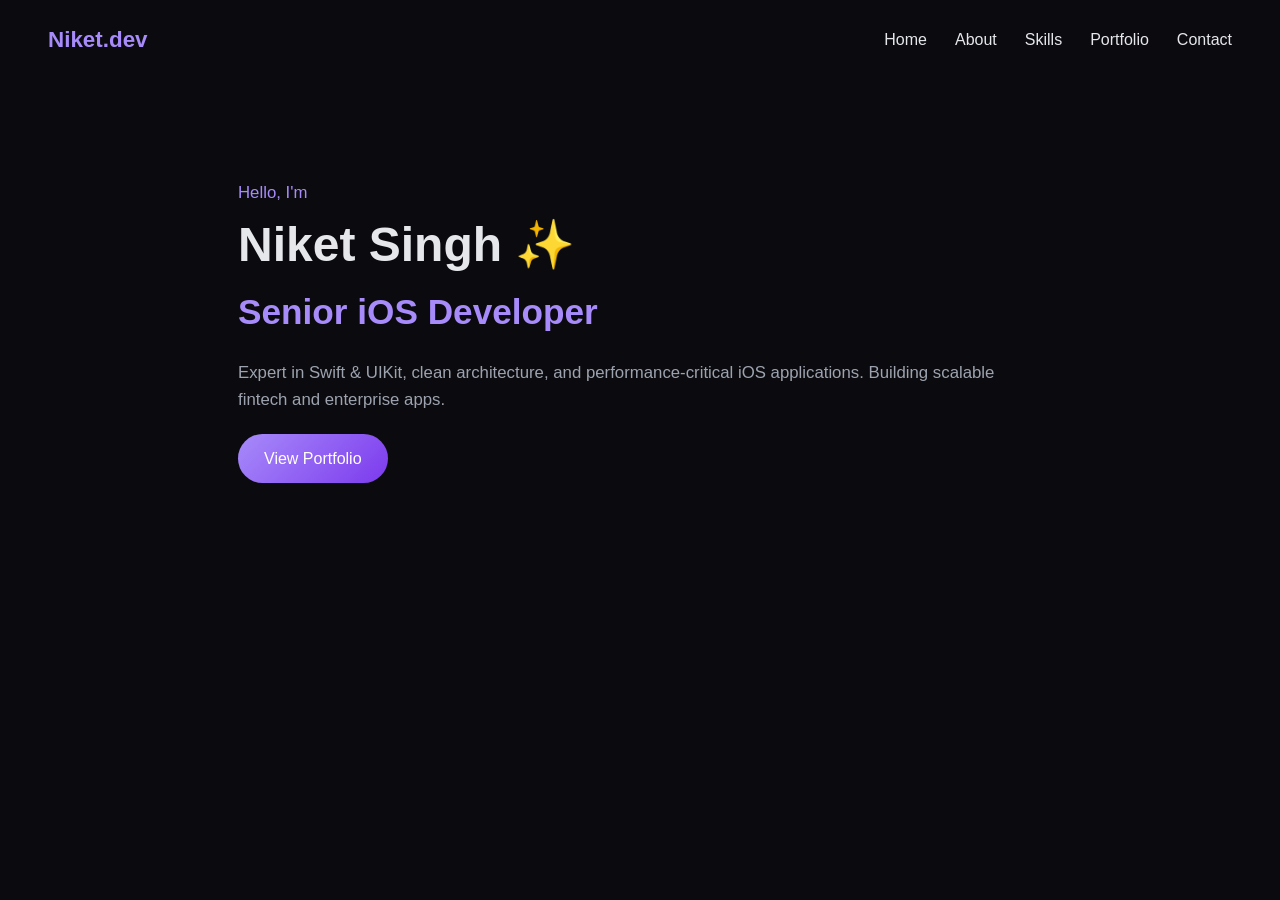
<file: index.html>
<!DOCTYPE html>
<html lang="en">
<head>
    <meta charset="UTF-8">
    <title>Niket Singh | Senior iOS Developer</title>
    <link rel="stylesheet" href="style.css">
</head>
<body>

<nav>
    <div class="logo">Niket.dev</div>
    <ul>
        <li><a href="index.html">Home</a></li>
        <li><a href="about.html">About</a></li>
        <li><a href="skills.html">Skills</a></li>
        <li><a href="portfolio.html">Portfolio</a></li>
        <li><a href="contact.html">Contact</a></li>
    </ul>
</nav>

<section class="section">
    <p style="color:#a78bfa">Hello, I'm</p>
    <h1>Niket Singh ✨</h1>
    <h2 style="color:#a78bfa">Senior iOS Developer</h2>

    <p>
        Expert in Swift & UIKit, clean architecture, and performance-critical
        iOS applications. Building scalable fintech and enterprise apps.
    </p>

    <a class="btn" href="portfolio.html">View Portfolio</a>
</section>

</body>
</html>
</file>
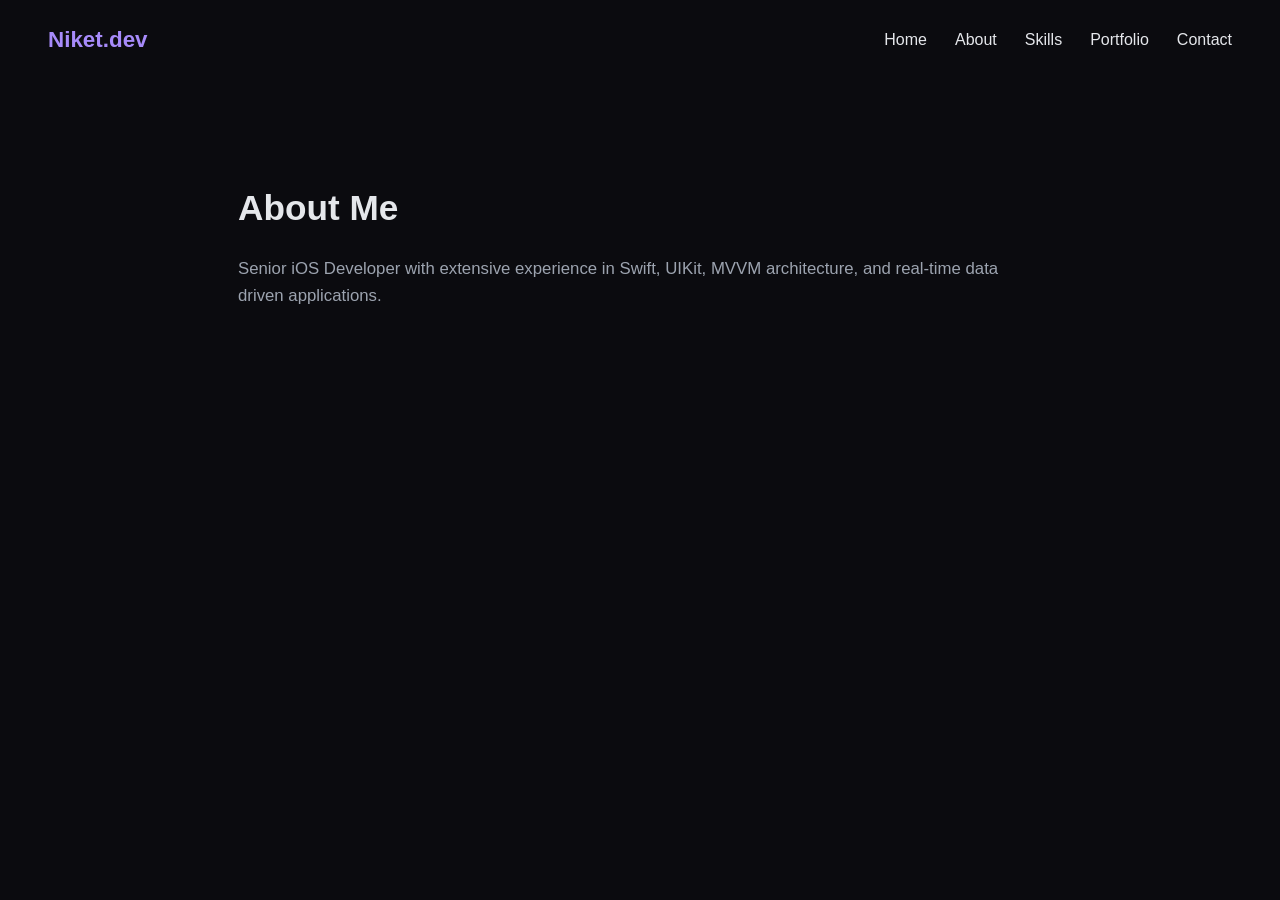
<file: about.html>
<!DOCTYPE html>
<html>
<head>
    <title>About | Niket Singh</title>
    <link rel="stylesheet" href="style.css">
</head>
<body>

<nav>
    <div class="logo">Niket.dev</div>
    <ul>
        <li><a href="index.html">Home</a></li>
        <li><a href="about.html">About</a></li>
        <li><a href="skills.html">Skills</a></li>
        <li><a href="portfolio.html">Portfolio</a></li>
        <li><a href="contact.html">Contact</a></li>
    </ul>
</nav>

<section class="section">
    <h2>About Me</h2>
    <p>
        Senior iOS Developer with extensive experience in Swift, UIKit,
        MVVM architecture, and real-time data driven applications.
    </p>
</section>

</body>
</html>
</file>
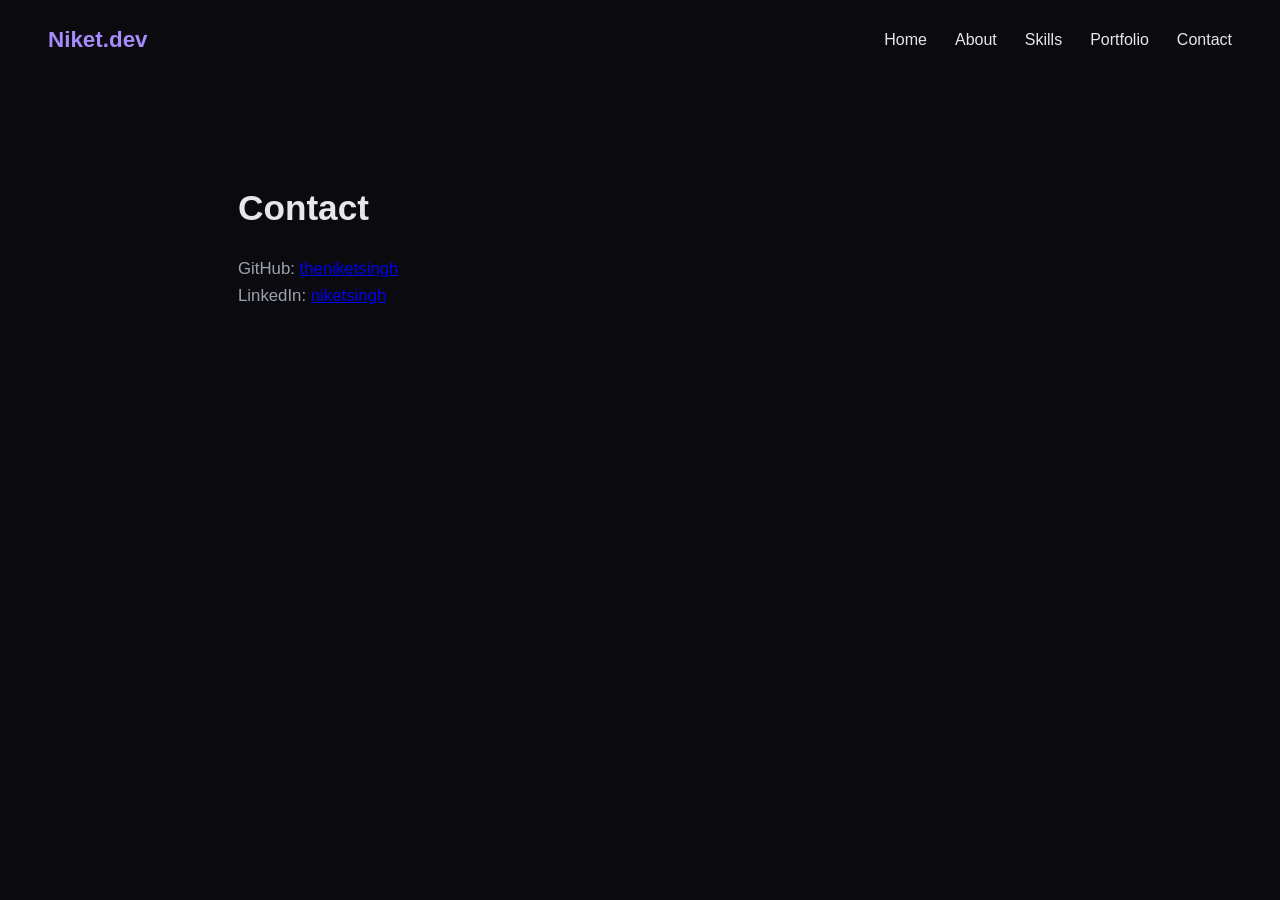
<file: contact.html>
<!DOCTYPE html>
<html>
<head>
    <title>Contact | Niket Singh</title>
    <link rel="stylesheet" href="style.css">
</head>
<body>

<nav>
    <div class="logo">Niket.dev</div>
    <ul>
        <li><a href="index.html">Home</a></li>
        <li><a href="about.html">About</a></li>
        <li><a href="skills.html">Skills</a></li>
        <li><a href="portfolio.html">Portfolio</a></li>
        <li><a href="contact.html">Contact</a></li>
    </ul>
</nav>

<section class="section">
    <h2>Contact</h2>

    <p>GitHub: <a href="https://github.com/theniketsingh">theniketsingh</a></p>
    <p>LinkedIn: <a href="https://linkedin.com/in/niketsingh">niketsingh</a></p>
</section>

</body>
</html>
</file>
<file: style.css>
* {
    margin: 0;
    padding: 0;
    box-sizing: border-box;
}

body {
    font-family: -apple-system, BlinkMacSystemFont, "Segoe UI", Roboto, Arial;
    background: #0b0b0f;
    color: #e5e7eb;
    line-height: 1.6;
    animation: fadeIn 0.6s ease;
}

@keyframes fadeIn {
    from { opacity: 0; transform: translateY(10px); }
    to { opacity: 1; transform: translateY(0); }
}

/* NAVBAR */
nav {
    display: flex;
    justify-content: space-between;
    align-items: center;
    padding: 22px 48px;
}

.logo {
    font-size: 1.4rem;
    font-weight: 600;
    color: #a78bfa;
}

nav ul {
    list-style: none;
    display: flex;
    gap: 28px;
}

nav a {
    text-decoration: none;
    color: #e5e7eb;
    position: relative;
}

nav a::after {
    content: "";
    position: absolute;
    width: 0;
    height: 2px;
    background: #a78bfa;
    bottom: -6px;
    left: 0;
    transition: width 0.3s ease;
}

nav a:hover::after {
    width: 100%;
}

/* COMMON */
.section {
    max-width: 900px;
    margin: 100px auto;
    padding: 0 48px;
}

h1 {
    font-size: 3rem;
}

h2 {
    font-size: 2.2rem;
    margin-bottom: 20px;
}

p {
    color: #9ca3af;
    font-size: 1.05rem;
}

/* BUTTONS */
.btn {
    display: inline-block;
    margin-top: 20px;
    padding: 12px 26px;
    border-radius: 999px;
    background: linear-gradient(135deg, #a78bfa, #7c3aed);
    color: white;
    text-decoration: none;
    transition: transform 0.3s ease;
}

.btn:hover {
    transform: translateY(-3px);
}

/* CARDS */
.card {
    background: #111827;
    padding: 24px;
    border-radius: 16px;
    margin-bottom: 20px;
}
</file>
